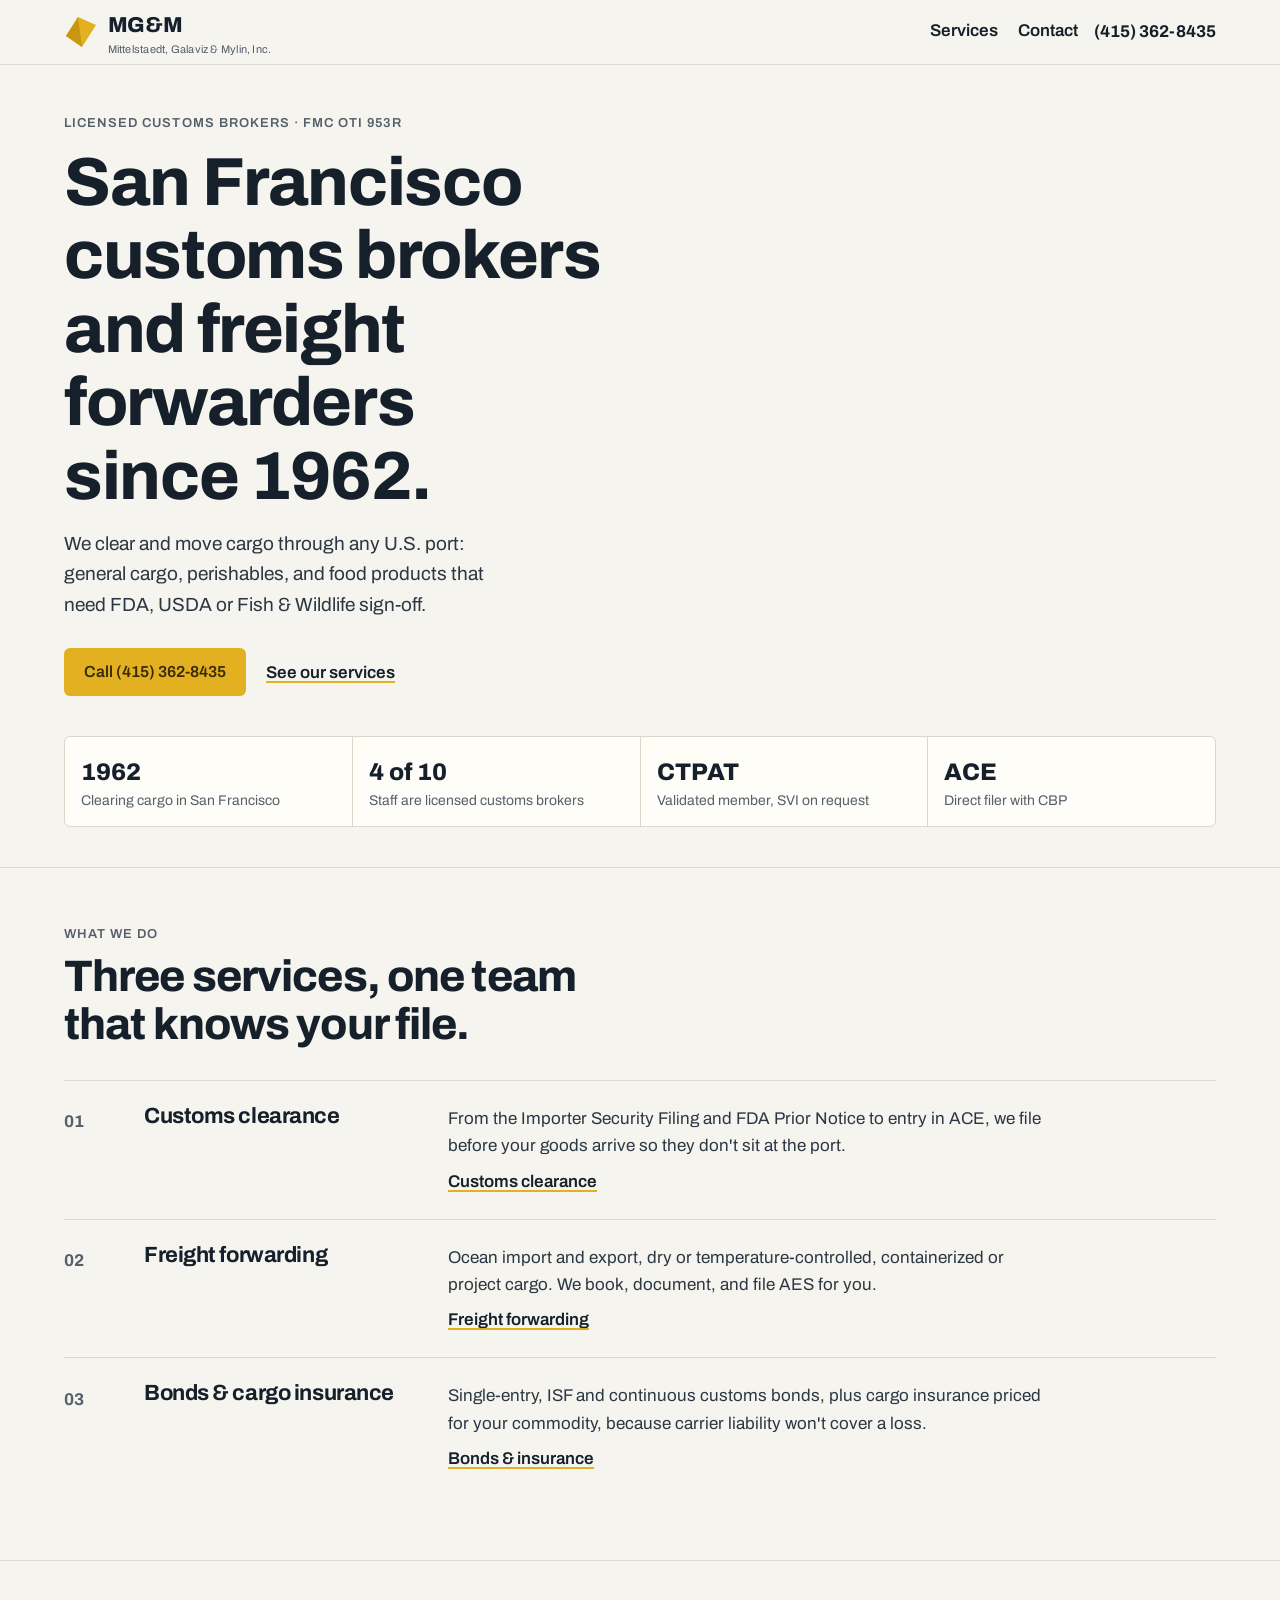
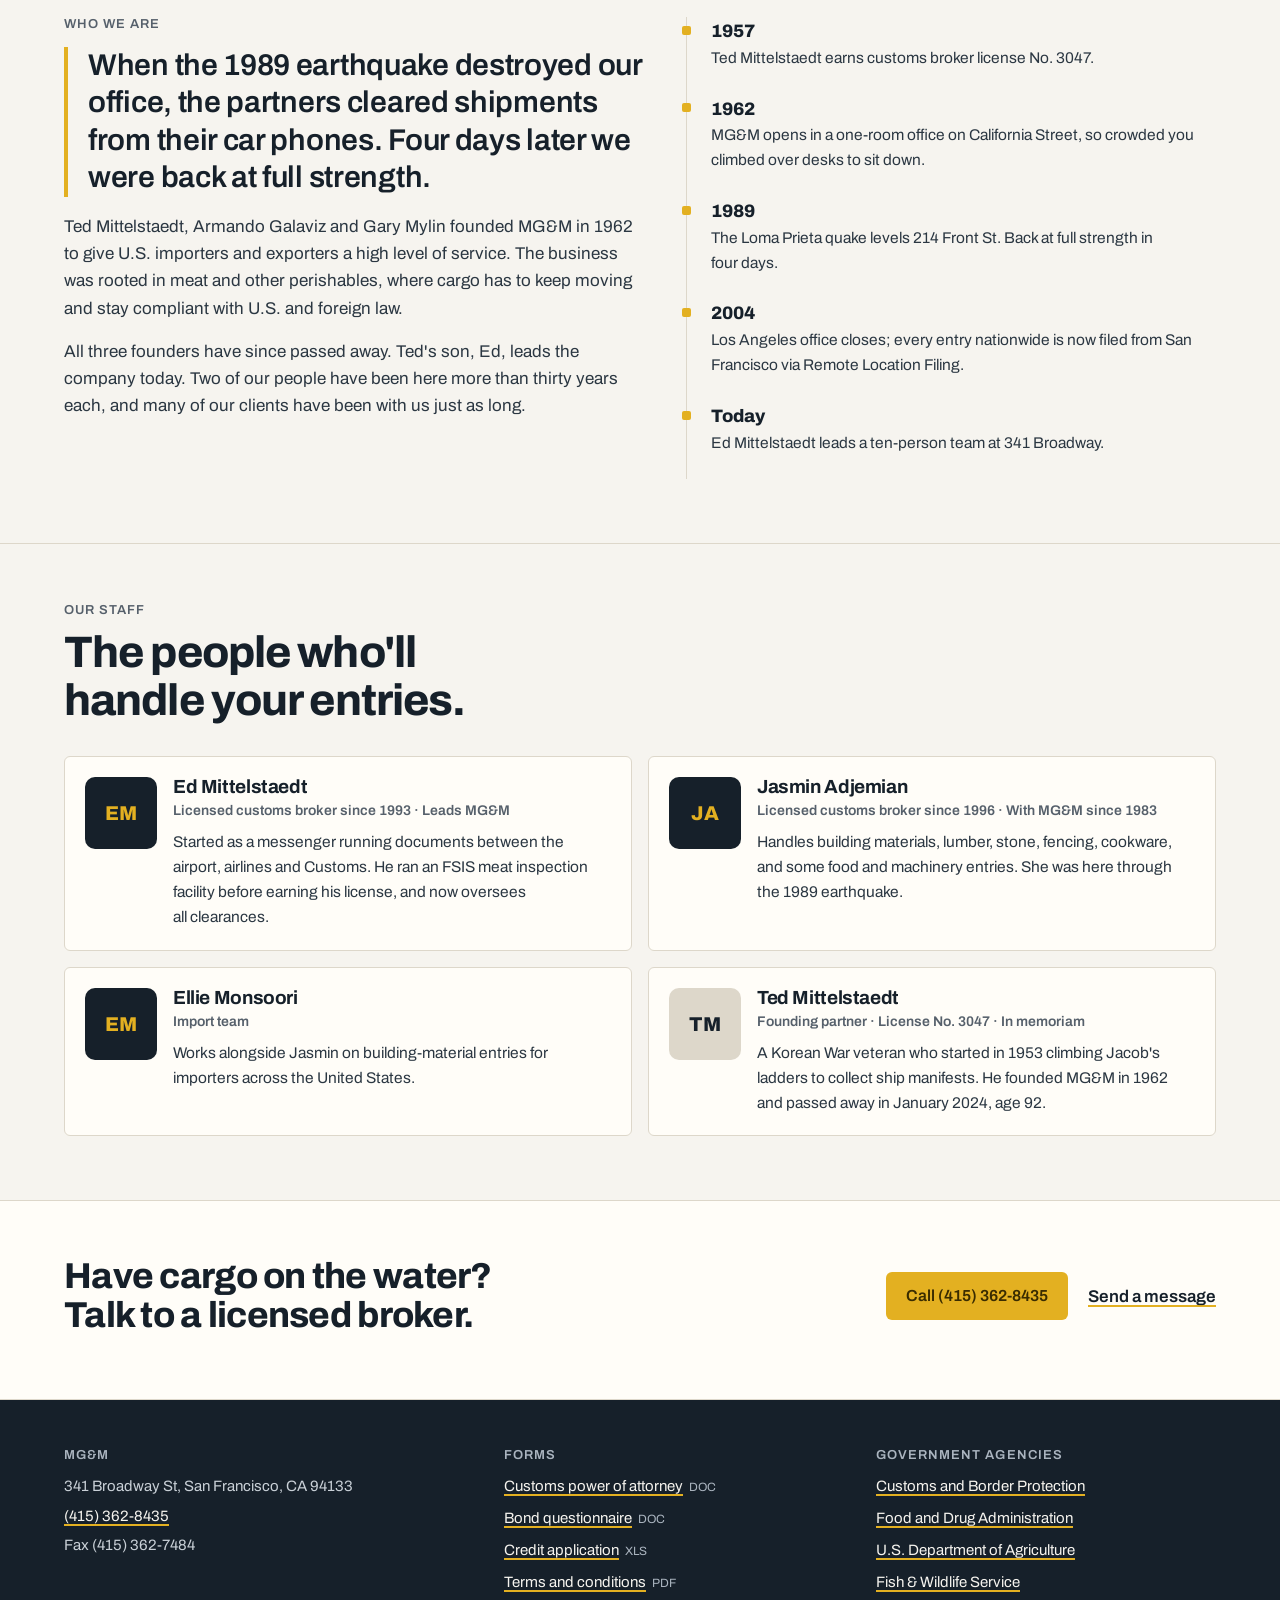
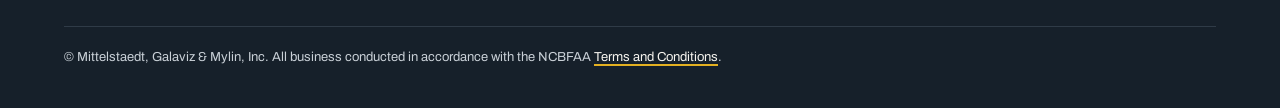
<file: prototype/index.html>
<!doctype html>
<html lang="en">
<head>
<meta charset="utf-8">
<meta name="viewport" content="width=device-width, initial-scale=1">
<title>Customs Broker &amp; Freight Forwarder in San Francisco | MG&amp;M</title>
<meta name="description" content="MG&amp;M has cleared and moved cargo for U.S. importers and exporters since 1962. Customs brokerage and freight forwarding from San Francisco to any U.S. port.">
<meta name="theme-color" content="#16202a">
<link rel="canonical" href="https://mgmcustoms.com/">
<meta property="og:type" content="website">
<meta property="og:title" content="MG&amp;M — San Francisco customs brokers since 1962">
<meta property="og:description" content="Customs clearance, freight forwarding, bonds and cargo insurance.">
<meta property="og:url" content="https://mgmcustoms.com/">
<link rel="preload" href="fonts/archivo-latin.woff2" as="font" type="font/woff2" crossorigin>
<link rel="stylesheet" href="site.css">
<script type="application/ld+json">
{"@context":"https://schema.org","@type":"ProfessionalService","name":"Mittelstaedt, Galaviz & Mylin, Inc.","alternateName":"MG&M","url":"https://mgmcustoms.com/","telephone":"+1-415-362-8435","faxNumber":"+1-415-362-7484","foundingDate":"1962","address":{"@type":"PostalAddress","streetAddress":"341 Broadway St","addressLocality":"San Francisco","addressRegion":"CA","postalCode":"94133","addressCountry":"US"},"areaServed":"US","knowsAbout":["Customs brokerage","Freight forwarding","Customs bonds","Cargo insurance"]}
</script>
</head>
<body>
<a class="skip" href="#main">Skip to content</a>

<header class="top">
  <div class="wrap">
    <a class="brand" href="index.html">
      <!-- ponytail: hand-drawn stand-in for the gold mark; swap in the client's vector logo -->
      <svg width="34" height="34" viewBox="0 0 34 34" aria-hidden="true"><path d="M2 21 14 2l18 8-14 22z" fill="#e3b021"/><path d="M14 2 18 32 2 21z" fill="#c9970f"/></svg>
      <span><b>MG&amp;M</b><small>Mittelstaedt, Galaviz &amp; Mylin, Inc.</small></span>
    </a>
    <nav aria-label="Main">
      <ul>
        <li><a href="services.html">Services</a></li>
        <li><a href="contact.html">Contact</a></li>
      </ul>
    </nav>
    <a class="tel" href="tel:+14153628435">(415) 362-8435</a>
  </div>
</header>

<main id="main">
  <div class="hero">
    <div class="wrap">
      <p class="eyebrow">Licensed customs brokers · FMC OTI 953R</p>
      <h1>San Francisco customs brokers and freight forwarders since 1962.</h1>
      <p class="lead">We clear and move cargo through any U.S. port: general cargo, perishables, and food products that need FDA, USDA or Fish &amp; Wildlife sign-off.</p>
      <div class="cta-row">
        <a class="btn btn-gold" href="tel:+14153628435">Call (415) 362-8435</a>
        <a class="link" href="services.html">See our services</a>
      </div>
      <dl class="proof">
        <div><dt>1962</dt><dd>Clearing cargo in San Francisco</dd></div>
        <div><dt>4 of 10</dt><dd>Staff are licensed customs brokers</dd></div>
        <div><dt>CTPAT</dt><dd>Validated member, SVI on request</dd></div>
        <div><dt>ACE</dt><dd>Direct filer with CBP</dd></div>
      </dl>
    </div>
  </div>

  <section class="ruled" aria-labelledby="svc-h">
    <div class="wrap">
      <div class="sec-head">
        <p class="eyebrow">What we do</p>
        <h2 id="svc-h">Three services, one team that knows your file.</h2>
      </div>
      <ol class="svc">
        <li>
          <h3>Customs clearance</h3>
          <p>From the Importer Security Filing and FDA Prior Notice to entry in ACE, we file before your goods arrive so they don't sit at the port.</p>
          <a href="services.html#customs-clearance">Customs clearance</a>
        </li>
        <li>
          <h3>Freight forwarding</h3>
          <p>Ocean import and export, dry or temperature-controlled, containerized or project cargo. We book, document, and file AES for you.</p>
          <a href="services.html#freight-forwarding">Freight forwarding</a>
        </li>
        <li>
          <h3>Bonds &amp; cargo insurance</h3>
          <p>Single-entry, ISF and continuous customs bonds, plus cargo insurance priced for your commodity, because carrier liability won't cover a loss.</p>
          <a href="services.html#bonds-and-insurance">Bonds &amp; insurance</a>
        </li>
      </ol>
    </div>
  </section>

  <section class="story ruled" id="about" aria-labelledby="story-h">
    <div class="wrap grid">
      <div>
        <h2 class="eyebrow" id="story-h">Who we are</h2>
        <blockquote>When the 1989 earthquake destroyed our office, the partners cleared shipments from their car phones. Four days later we were back at full strength.</blockquote>
        <p>Ted Mittelstaedt, Armando Galaviz and Gary Mylin founded MG&amp;M in 1962 to give U.S. importers and exporters a high level of service. The business was rooted in meat and other perishables, where cargo has to keep moving and stay compliant with U.S. and foreign law.</p>
        <p>All three founders have since passed away. Ted's son, Ed, leads the company today. Two of our people have been here more than thirty years each, and many of our clients have been with us just as long.</p>
      </div>
      <ol class="tl">
        <li><time datetime="1957">1957</time><p>Ted Mittelstaedt earns customs broker license No. 3047.</p></li>
        <li><time datetime="1962">1962</time><p>MG&amp;M opens in a one-room office on California Street, so crowded you climbed over desks to sit down.</p></li>
        <li><time datetime="1989">1989</time><p>The Loma Prieta quake levels 214 Front St. Back at full strength in four days.</p></li>
        <li><time datetime="2004">2004</time><p>Los Angeles office closes; every entry nationwide is now filed from San Francisco via Remote Location Filing.</p></li>
        <li><time>Today</time><p>Ed Mittelstaedt leads a ten-person team at 341 Broadway.</p></li>
      </ol>
    </div>
  </section>

  <section class="ruled" id="team" aria-labelledby="team-h">
    <div class="wrap">
      <div class="sec-head">
        <p class="eyebrow">Our staff</p>
        <h2 id="team-h">The people who'll handle your entries.</h2>
      </div>
      <ul class="team">
        <li>
          <div class="face" aria-hidden="true">EM</div>
          <div>
            <h3>Ed Mittelstaedt</h3>
            <p class="role">Licensed customs broker since 1993 · Leads MG&amp;M</p>
            <p>Started as a messenger running documents between the airport, airlines and Customs. He ran an FSIS meat inspection facility before earning his license, and now oversees all clearances.</p>
          </div>
        </li>
        <li>
          <div class="face" aria-hidden="true">JA</div>
          <div>
            <h3>Jasmin Adjemian</h3>
            <p class="role">Licensed customs broker since 1996 · With MG&amp;M since 1983</p>
            <p>Handles building materials, lumber, stone, fencing, cookware, and some food and machinery entries. She was here through the 1989 earthquake.</p>
          </div>
        </li>
        <li>
          <div class="face" aria-hidden="true">EM</div>
          <div>
            <h3>Ellie Monsoori</h3>
            <p class="role">Import team</p>
            <p>Works alongside Jasmin on building-material entries for importers across the United States.</p>
          </div>
        </li>
        <li class="memoriam">
          <div class="face" aria-hidden="true">TM</div>
          <div>
            <h3>Ted Mittelstaedt</h3>
            <p class="role">Founding partner · License No. 3047 · In memoriam</p>
            <p>A Korean War veteran who started in 1953 climbing Jacob's ladders to collect ship manifests. He founded MG&amp;M in 1962 and passed away in January 2024, age 92.</p>
          </div>
        </li>
      </ul>
    </div>
  </section>

  <section class="band" aria-labelledby="cta-h">
    <div class="wrap">
      <h2 id="cta-h">Have cargo on the water? Talk to a licensed broker.</h2>
      <div class="cta-row">
        <a class="btn btn-gold" href="tel:+14153628435">Call (415) 362-8435</a>
        <a class="link" href="contact.html">Send a message</a>
      </div>
    </div>
  </section>
</main>

<footer>
  <div class="wrap">
    <div class="cols">
      <div>
        <h2>MG&amp;M</h2>
        <address>
          <span>341 Broadway St, San Francisco, CA 94133</span>
          <a href="tel:+14153628435">(415) 362-8435</a>
          <span>Fax (415) 362-7484</span>
        </address>
      </div>
      <div>
        <h2>Forms</h2>
        <ul>
          <li><a href="https://mgmcustoms.com/wp-content/uploads/2014/05/powerofattorney.doc">Customs power of attorney</a><small>DOC</small></li>
          <li><a href="https://mgmcustoms.com/wp-content/uploads/2014/05/bondquest.doc">Bond questionnaire</a><small>DOC</small></li>
          <li><a href="https://mgmcustoms.com/wp-content/uploads/2014/05/MGM-Credit-Application.xls">Credit application</a><small>XLS</small></li>
          <li><a href="https://mgmcustoms.com/wp-content/uploads/2014/05/MGM-Terms-and-Conditions-of-Service.pdf">Terms and conditions</a><small>PDF</small></li>
        </ul>
      </div>
      <div>
        <h2>Government agencies</h2>
        <ul>
          <li><a href="https://www.cbp.gov" rel="noopener">Customs and Border Protection</a></li>
          <li><a href="https://www.fda.gov" rel="noopener">Food and Drug Administration</a></li>
          <li><a href="https://www.usda.gov" rel="noopener">U.S. Department of Agriculture</a></li>
          <li><a href="https://www.fws.gov" rel="noopener">Fish &amp; Wildlife Service</a></li>
        </ul>
      </div>
    </div>
    <p class="legal">© Mittelstaedt, Galaviz &amp; Mylin, Inc. All business conducted in accordance with the NCBFAA <a href="https://mgmcustoms.com/wp-content/uploads/2014/05/MGM-Terms-and-Conditions-of-Service.pdf">Terms and Conditions</a>.</p>
  </div>
</footer>

<div class="callbar" aria-label="Quick contact">
  <a class="btn btn-gold" href="tel:+14153628435">Call</a>
  <a class="btn btn-ghost" href="contact.html">Message</a>
</div>
</body>
</html>
</file>
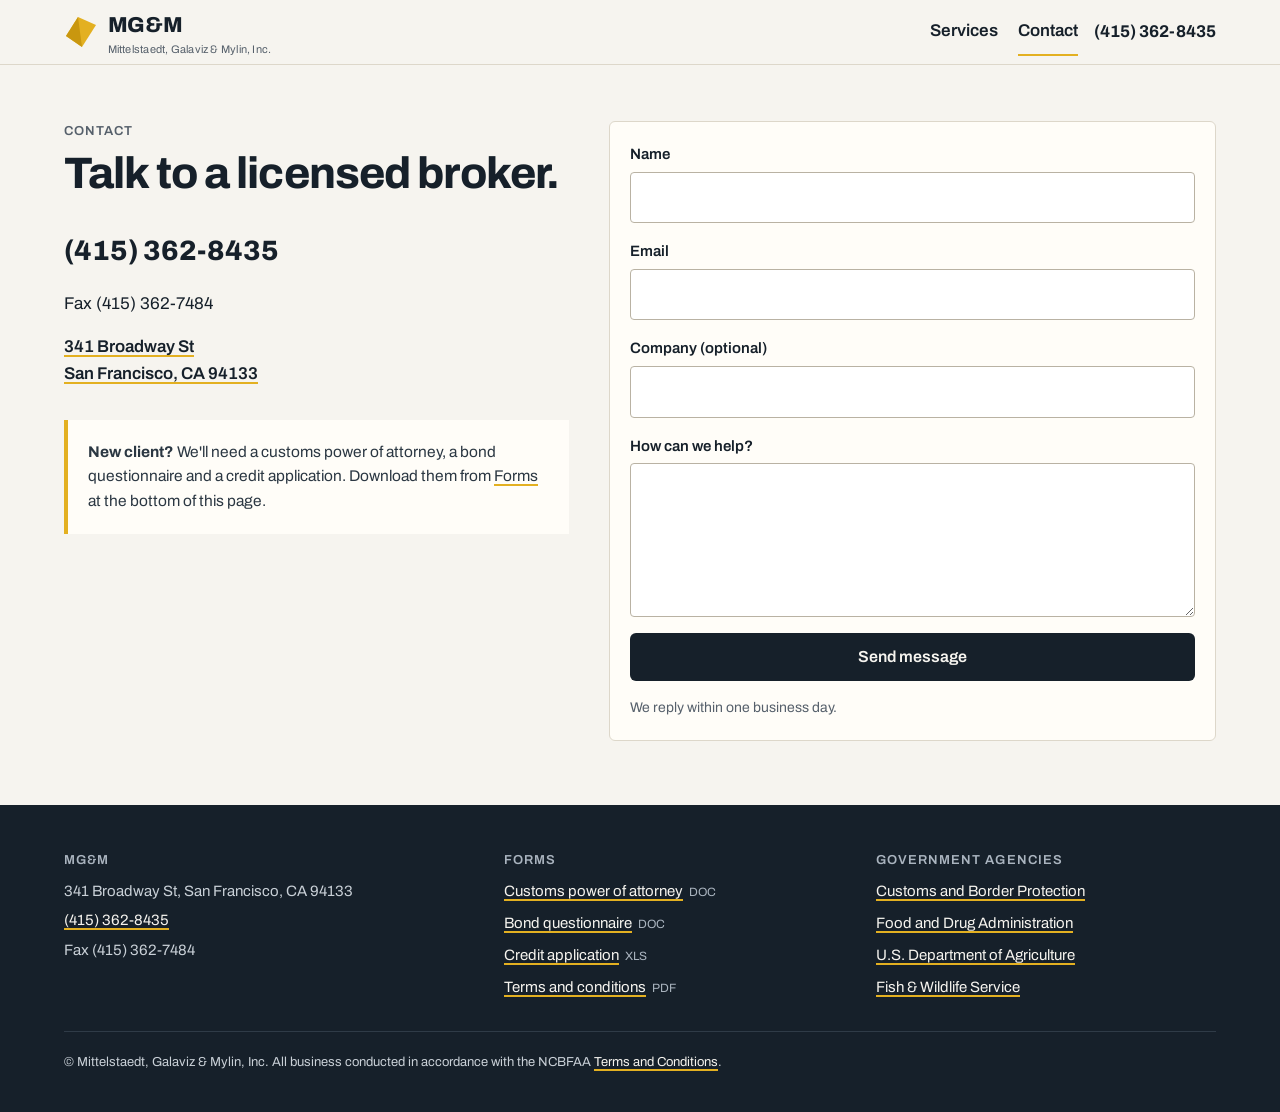
<file: prototype/contact.html>
<!doctype html>
<html lang="en">
<head>
<meta charset="utf-8">
<meta name="viewport" content="width=device-width, initial-scale=1">
<title>Contact MG&amp;M | Customs Broker in San Francisco</title>
<meta name="description" content="Call (415) 362-8435 or send a message to MG&amp;M, licensed customs brokers and freight forwarders at 341 Broadway St, San Francisco.">
<meta name="theme-color" content="#16202a">
<link rel="canonical" href="https://mgmcustoms.com/contact">
<meta property="og:type" content="website">
<meta property="og:title" content="Contact MG&amp;M">
<meta property="og:url" content="https://mgmcustoms.com/contact">
<link rel="preload" href="fonts/archivo-latin.woff2" as="font" type="font/woff2" crossorigin>
<link rel="stylesheet" href="site.css">
</head>
<body>
<a class="skip" href="#main">Skip to content</a>

<header class="top">
  <div class="wrap">
    <a class="brand" href="index.html">
      <svg width="34" height="34" viewBox="0 0 34 34" aria-hidden="true"><path d="M2 21 14 2l18 8-14 22z" fill="#e3b021"/><path d="M14 2 18 32 2 21z" fill="#c9970f"/></svg>
      <span><b>MG&amp;M</b><small>Mittelstaedt, Galaviz &amp; Mylin, Inc.</small></span>
    </a>
    <nav aria-label="Main">
      <ul>
        <li><a href="services.html">Services</a></li>
        <li><a href="contact.html" aria-current="page">Contact</a></li>
      </ul>
    </nav>
    <a class="tel" href="tel:+14153628435">(415) 362-8435</a>
  </div>
</header>

<main id="main">
  <section class="contact" aria-labelledby="contact-h">
    <div class="wrap grid">
      <div>
        <div class="sec-head">
          <p class="eyebrow">Contact</p>
          <h1 id="contact-h">Talk to a licensed broker.</h1>
        </div>
        <address class="addr">
          <a class="big" href="tel:+14153628435">(415) 362-8435</a>
          <span>Fax (415) 362-7484</span>
          <a href="https://maps.google.com/?q=341+Broadway+St,+San+Francisco,+CA+94133" rel="noopener">341 Broadway St<br>San Francisco, CA 94133</a>
        </address>
        <p class="aside"><strong>New client?</strong> We'll need a customs power of attorney, a bond questionnaire and a credit application. Download them from <a href="#forms">Forms</a> at the bottom of this page.</p>
      </div>
      <!-- ponytail: posts nowhere in the prototype; production target is in PLAN.md -->
      <form id="message" data-stub novalidate>
        <label>Name<input name="name" autocomplete="name" required></label>
        <label>Email<input name="email" type="email" autocomplete="email" inputmode="email" required></label>
        <label>Company (optional)<input name="company" autocomplete="organization"></label>
        <label>How can we help?<textarea name="message" rows="5" required></textarea></label>
        <input class="hp" name="website" tabindex="-1" autocomplete="off" aria-hidden="true">
        <button class="btn btn-ink" type="submit">Send message</button>
        <p class="form-note" role="status">We reply within one business day.</p>
      </form>
    </div>
  </section>
</main>

<footer>
  <div class="wrap">
    <div class="cols">
      <div>
        <h2>MG&amp;M</h2>
        <address>
          <span>341 Broadway St, San Francisco, CA 94133</span>
          <a href="tel:+14153628435">(415) 362-8435</a>
          <span>Fax (415) 362-7484</span>
        </address>
      </div>
      <div id="forms">
        <h2>Forms</h2>
        <ul>
          <li><a href="https://mgmcustoms.com/wp-content/uploads/2014/05/powerofattorney.doc">Customs power of attorney</a><small>DOC</small></li>
          <li><a href="https://mgmcustoms.com/wp-content/uploads/2014/05/bondquest.doc">Bond questionnaire</a><small>DOC</small></li>
          <li><a href="https://mgmcustoms.com/wp-content/uploads/2014/05/MGM-Credit-Application.xls">Credit application</a><small>XLS</small></li>
          <li><a href="https://mgmcustoms.com/wp-content/uploads/2014/05/MGM-Terms-and-Conditions-of-Service.pdf">Terms and conditions</a><small>PDF</small></li>
        </ul>
      </div>
      <div>
        <h2>Government agencies</h2>
        <ul>
          <li><a href="https://www.cbp.gov" rel="noopener">Customs and Border Protection</a></li>
          <li><a href="https://www.fda.gov" rel="noopener">Food and Drug Administration</a></li>
          <li><a href="https://www.usda.gov" rel="noopener">U.S. Department of Agriculture</a></li>
          <li><a href="https://www.fws.gov" rel="noopener">Fish &amp; Wildlife Service</a></li>
        </ul>
      </div>
    </div>
    <p class="legal">© Mittelstaedt, Galaviz &amp; Mylin, Inc. All business conducted in accordance with the NCBFAA <a href="https://mgmcustoms.com/wp-content/uploads/2014/05/MGM-Terms-and-Conditions-of-Service.pdf">Terms and Conditions</a>.</p>
  </div>
</footer>

<div class="callbar" aria-label="Quick contact">
  <a class="btn btn-gold" href="tel:+14153628435">Call</a>
  <a class="btn btn-ghost" href="#message">Message</a>
</div>

<script>
// ponytail: prototype-only stub; production swaps in a real POST
for (const f of document.querySelectorAll('form[data-stub]')) f.addEventListener('submit', e => {
  e.preventDefault();
  const s = f.querySelector('[role=status]'), ok = f.checkValidity();
  s.textContent = ok ? 'Prototype: this form is not connected yet.' : 'Please fill in your name, a valid email, and a message.';
  if (!ok) f.querySelector(':invalid').focus();
});
</script>
</body>
</html>
</file>
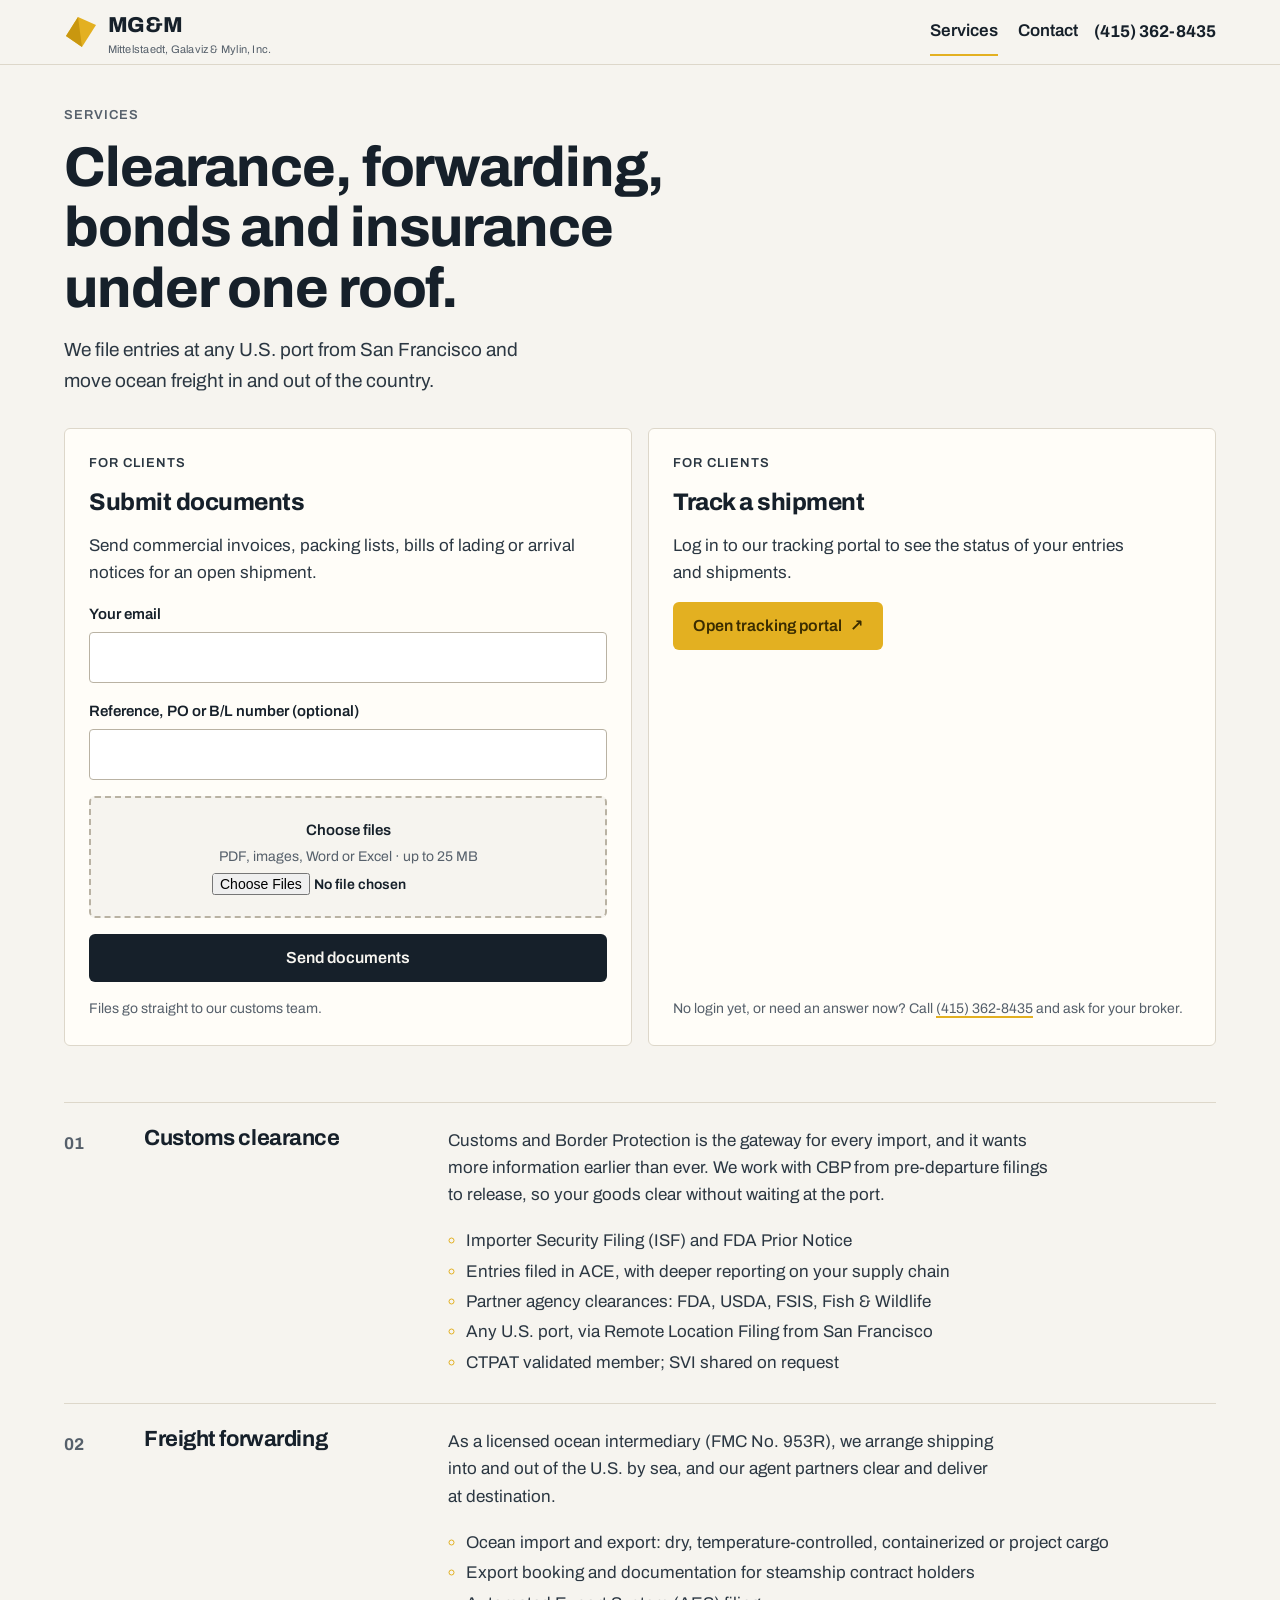
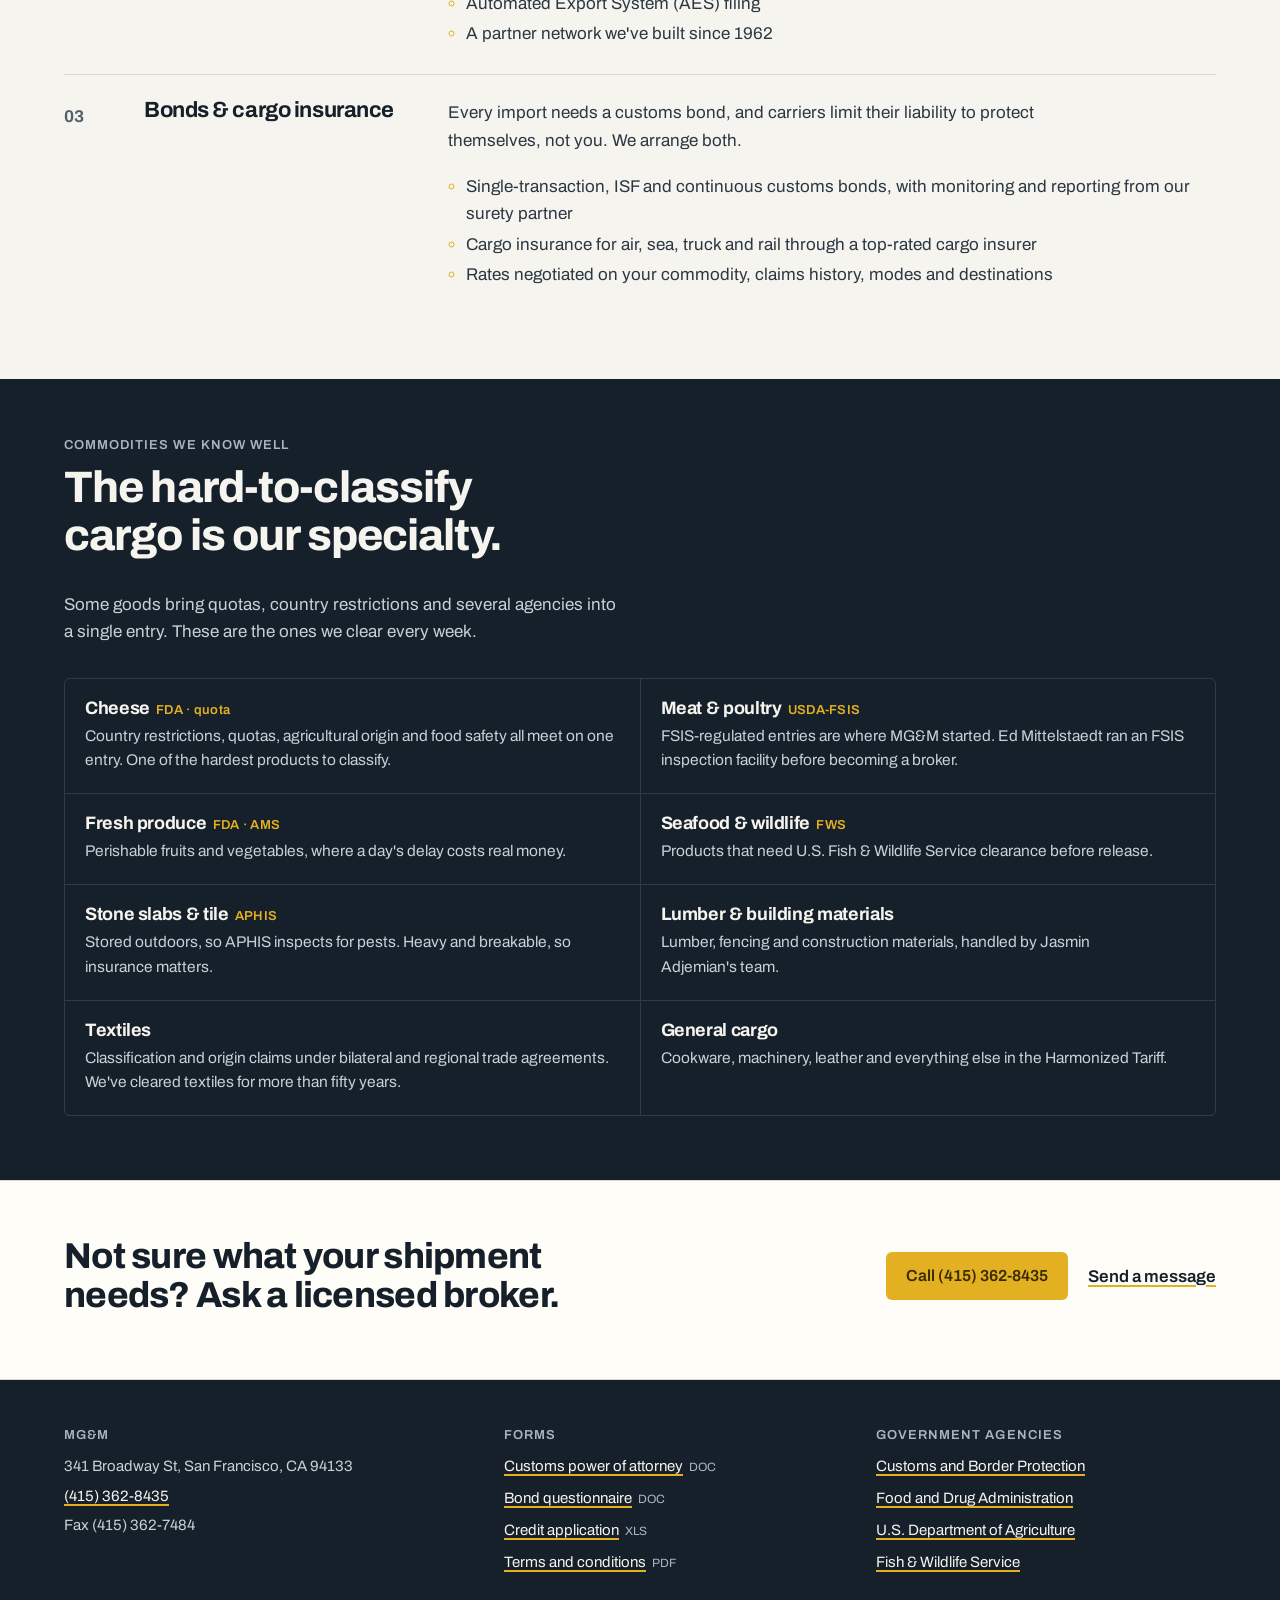
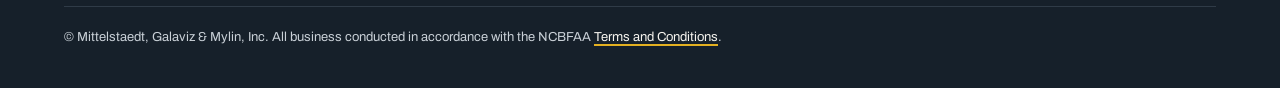
<file: prototype/services.html>
<!doctype html>
<html lang="en">
<head>
<meta charset="utf-8">
<meta name="viewport" content="width=device-width, initial-scale=1">
<title>Customs Clearance, Freight Forwarding &amp; Cargo Insurance | MG&amp;M</title>
<meta name="description" content="Customs clearance at every U.S. port, ocean freight forwarding (FMC 953R), customs bonds and cargo insurance. Specialists in cheese, meat, seafood, produce, stone, lumber and textiles.">
<meta name="theme-color" content="#16202a">
<link rel="canonical" href="https://mgmcustoms.com/services">
<meta property="og:type" content="website">
<meta property="og:title" content="Services | MG&amp;M Customs Brokers">
<meta property="og:url" content="https://mgmcustoms.com/services">
<link rel="preload" href="fonts/archivo-latin.woff2" as="font" type="font/woff2" crossorigin>
<link rel="stylesheet" href="site.css">
</head>
<body>
<a class="skip" href="#main">Skip to content</a>

<header class="top">
  <div class="wrap">
    <a class="brand" href="index.html">
      <svg width="34" height="34" viewBox="0 0 34 34" aria-hidden="true"><path d="M2 21 14 2l18 8-14 22z" fill="#e3b021"/><path d="M14 2 18 32 2 21z" fill="#c9970f"/></svg>
      <span><b>MG&amp;M</b><small>Mittelstaedt, Galaviz &amp; Mylin, Inc.</small></span>
    </a>
    <nav aria-label="Main">
      <ul>
        <li><a href="services.html" aria-current="page">Services</a></li>
        <li><a href="contact.html">Contact</a></li>
      </ul>
    </nav>
    <a class="tel" href="tel:+14153628435">(415) 362-8435</a>
  </div>
</header>

<main id="main">
  <div class="page-head">
    <div class="wrap">
      <p class="eyebrow">Services</p>
      <h1>Clearance, forwarding, bonds and insurance under one roof.</h1>
      <p class="lead">We file entries at any U.S. port from San Francisco and move ocean freight in and out of the country.</p>
    </div>
  </div>

  <div class="wrap widgets" id="clients">
    <section class="widget" aria-labelledby="docs-h">
      <p class="eyebrow">For clients</p>
      <h2 id="docs-h">Submit documents</h2>
      <p>Send commercial invoices, packing lists, bills of lading or arrival notices for an open shipment.</p>
      <!-- ponytail: no upload destination yet (old link was YouSendIt, now dead). See PLAN.md open question 2 -->
      <form data-stub novalidate>
        <label>Your email<input name="email" type="email" autocomplete="email" inputmode="email" required></label>
        <label>Reference, PO or B/L number (optional)<input name="ref"></label>
        <label class="drop">Choose files
          <span>PDF, images, Word or Excel · up to 25 MB</span>
          <input name="files" type="file" multiple required accept=".pdf,.jpg,.jpeg,.png,.tif,.tiff,.doc,.docx,.xls,.xlsx">
        </label>
        <input class="hp" name="website" tabindex="-1" autocomplete="off" aria-hidden="true">
        <button class="btn btn-ink" type="submit">Send documents</button>
        <p class="form-note" role="status">Files go straight to our customs team.</p>
      </form>
    </section>

    <section class="widget" aria-labelledby="track-h">
      <p class="eyebrow">For clients</p>
      <h2 id="track-h">Track a shipment</h2>
      <p>Log in to our tracking portal to see the status of your entries and shipments.</p>
      <a class="btn btn-gold" href="https://www.gtrac.com/net/home/GtLogin.aspx?a=3222" rel="noopener" target="_blank">Open tracking portal<span aria-hidden="true">↗</span><span class="sr">(opens in a new tab)</span></a>
      <p class="foot">No login yet, or need an answer now? Call <a href="tel:+14153628435">(415) 362-8435</a> and ask for your broker.</p>
    </section>
  </div>

  <section aria-label="Services">
    <div class="wrap">
      <ol class="svc">
        <li id="customs-clearance">
          <h2>Customs clearance</h2>
          <p>Customs and Border Protection is the gateway for every import, and it wants more information earlier than ever. We work with CBP from pre-departure filings to release, so your goods clear without waiting at the port.</p>
          <ul>
            <li>Importer Security Filing (ISF) and FDA Prior Notice</li>
            <li>Entries filed in ACE, with deeper reporting on your supply chain</li>
            <li>Partner agency clearances: FDA, USDA, FSIS, Fish &amp; Wildlife</li>
            <li>Any U.S. port, via Remote Location Filing from San Francisco</li>
            <li>CTPAT validated member; SVI shared on request</li>
          </ul>
        </li>
        <li id="freight-forwarding">
          <h2>Freight forwarding</h2>
          <p>As a licensed ocean intermediary (FMC No. 953R), we arrange shipping into and out of the U.S. by sea, and our agent partners clear and deliver at destination.</p>
          <ul>
            <li>Ocean import and export: dry, temperature-controlled, containerized or project cargo</li>
            <li>Export booking and documentation for steamship contract holders</li>
            <li>Automated Export System (AES) filing</li>
            <li>A partner network we've built since 1962</li>
          </ul>
        </li>
        <li id="bonds-and-insurance">
          <h2>Bonds &amp; cargo insurance</h2>
          <p>Every import needs a customs bond, and carriers limit their liability to protect themselves, not you. We arrange both.</p>
          <ul>
            <li>Single-transaction, ISF and continuous customs bonds, with monitoring and reporting from our surety partner</li>
            <li>Cargo insurance for air, sea, truck and rail through a top-rated cargo insurer</li>
            <li>Rates negotiated on your commodity, claims history, modes and destinations</li>
          </ul>
        </li>
      </ol>
    </div>
  </section>

  <section class="dark" id="commodities" aria-labelledby="com-h">
    <div class="wrap">
      <div class="sec-head">
        <p class="eyebrow">Commodities we know well</p>
        <h2 id="com-h">The hard-to-classify cargo is our specialty.</h2>
      </div>
      <p class="note">Some goods bring quotas, country restrictions and several agencies into a single entry. These are the ones we clear every week.</p>
      <!-- ponytail: blurbs condensed from the old /commodities/* pages; full copy comes over in migration -->
      <div class="commod">
        <div id="cheese"><h3>Cheese<span>FDA · quota</span></h3><p>Country restrictions, quotas, agricultural origin and food safety all meet on one entry. One of the hardest products to classify.</p></div>
        <div id="usda-food-safety-inspection-service"><h3>Meat &amp; poultry<span>USDA-FSIS</span></h3><p>FSIS-regulated entries are where MG&amp;M started. Ed Mittelstaedt ran an FSIS inspection facility before becoming a broker.</p></div>
        <div id="fda-ams-perishable-fruits-and-vegetables"><h3>Fresh produce<span>FDA · AMS</span></h3><p>Perishable fruits and vegetables, where a day's delay costs real money.</p></div>
        <div id="fish-and-wildlife"><h3>Seafood &amp; wildlife<span>FWS</span></h3><p>Products that need U.S. Fish &amp; Wildlife Service clearance before release.</p></div>
        <div id="stone-slabs-and-tiles"><h3>Stone slabs &amp; tile<span>APHIS</span></h3><p>Stored outdoors, so APHIS inspects for pests. Heavy and breakable, so insurance matters.</p></div>
        <div id="lumber"><h3>Lumber &amp; building materials</h3><p>Lumber, fencing and construction materials, handled by Jasmin Adjemian's team.</p></div>
        <div id="textiles"><h3>Textiles</h3><p>Classification and origin claims under bilateral and regional trade agreements. We've cleared textiles for more than fifty years.</p></div>
        <div id="general-cargo"><h3>General cargo</h3><p>Cookware, machinery, leather and everything else in the Harmonized Tariff.</p></div>
      </div>
    </div>
  </section>

  <section class="band" aria-labelledby="cta-h">
    <div class="wrap">
      <h2 id="cta-h">Not sure what your shipment needs? Ask a licensed broker.</h2>
      <div class="cta-row">
        <a class="btn btn-gold" href="tel:+14153628435">Call (415) 362-8435</a>
        <a class="link" href="contact.html">Send a message</a>
      </div>
    </div>
  </section>
</main>

<footer>
  <div class="wrap">
    <div class="cols">
      <div>
        <h2>MG&amp;M</h2>
        <address>
          <span>341 Broadway St, San Francisco, CA 94133</span>
          <a href="tel:+14153628435">(415) 362-8435</a>
          <span>Fax (415) 362-7484</span>
        </address>
      </div>
      <div>
        <h2>Forms</h2>
        <ul>
          <li><a href="https://mgmcustoms.com/wp-content/uploads/2014/05/powerofattorney.doc">Customs power of attorney</a><small>DOC</small></li>
          <li><a href="https://mgmcustoms.com/wp-content/uploads/2014/05/bondquest.doc">Bond questionnaire</a><small>DOC</small></li>
          <li><a href="https://mgmcustoms.com/wp-content/uploads/2014/05/MGM-Credit-Application.xls">Credit application</a><small>XLS</small></li>
          <li><a href="https://mgmcustoms.com/wp-content/uploads/2014/05/MGM-Terms-and-Conditions-of-Service.pdf">Terms and conditions</a><small>PDF</small></li>
        </ul>
      </div>
      <div>
        <h2>Government agencies</h2>
        <ul>
          <li><a href="https://www.cbp.gov" rel="noopener">Customs and Border Protection</a></li>
          <li><a href="https://www.fda.gov" rel="noopener">Food and Drug Administration</a></li>
          <li><a href="https://www.usda.gov" rel="noopener">U.S. Department of Agriculture</a></li>
          <li><a href="https://www.fws.gov" rel="noopener">Fish &amp; Wildlife Service</a></li>
        </ul>
      </div>
    </div>
    <p class="legal">© Mittelstaedt, Galaviz &amp; Mylin, Inc. All business conducted in accordance with the NCBFAA <a href="https://mgmcustoms.com/wp-content/uploads/2014/05/MGM-Terms-and-Conditions-of-Service.pdf">Terms and Conditions</a>.</p>
  </div>
</footer>

<div class="callbar" aria-label="Quick contact">
  <a class="btn btn-gold" href="tel:+14153628435">Call</a>
  <a class="btn btn-ghost" href="contact.html">Message</a>
</div>

<script>
// ponytail: prototype-only stub; production swaps in a real POST
for (const f of document.querySelectorAll('form[data-stub]')) f.addEventListener('submit', e => {
  e.preventDefault();
  const s = f.querySelector('[role=status]'), ok = f.checkValidity();
  s.textContent = ok ? 'Prototype: this form is not connected yet.' : 'Please fill in the required fields.';
  if (!ok) f.querySelector(':invalid').focus();
});
</script>
</body>
</html>
</file>
<file: prototype/site.css>
@font-face{font-family:"Archivo";src:url(fonts/archivo-latin.woff2) format("woff2");font-weight:400 800;font-display:optional}
:root{
  --ink:#16202a; --ink-2:#2b3742; --paper:#f6f4ef; --card:#fffdf8; --muted:#56606b;
  --line:#ddd7ca; --gold:#e3b021; --gold-ink:#3a2c00;
  --font:"Archivo",system-ui,-apple-system,"Segoe UI",Roboto,sans-serif;
  --wrap:min(72rem,100% - 2rem);
  --r:6px;
}
*,*::before,*::after{box-sizing:border-box}
html{-webkit-text-size-adjust:100%;scroll-behavior:smooth;scroll-padding-top:5rem}
@media (prefers-reduced-motion:reduce){html{scroll-behavior:auto}*{transition:none!important}}
body{margin:0;background:var(--paper);color:var(--ink);font:400 1.0625rem/1.6 var(--font);text-rendering:optimizeLegibility}
img,svg{display:block;max-width:100%}
a{color:inherit;text-decoration-color:var(--gold);text-decoration-thickness:2px;text-underline-offset:3px}
a:hover{text-decoration-color:currentColor}
:focus-visible{outline:3px solid var(--gold);outline-offset:3px;border-radius:2px}
h1,h2,h3{line-height:1.08;letter-spacing:-.02em;text-wrap:balance;margin:0}
p{text-wrap:pretty;margin:0}
.wrap{width:var(--wrap);margin-inline:auto}
.eyebrow{font-size:.8125rem;font-weight:600;letter-spacing:.08em;text-transform:uppercase;color:var(--muted)}
.skip{position:absolute;left:-999px;top:0;background:var(--gold);color:var(--gold-ink);padding:.6rem 1rem;z-index:30}
.skip:focus{left:1rem}

/* header: three pages, so the nav fits inline at phone width and needs no menu */
.top{position:sticky;top:0;z-index:20;background:var(--paper);border-bottom:1px solid var(--line)}
.top .wrap{display:flex;align-items:center;gap:1rem;min-height:4rem}
.brand{display:flex;align-items:center;gap:.6rem;text-decoration:none;margin-right:auto}
.brand b{font-size:1.35rem;font-weight:800;letter-spacing:-.01em}
.brand small{display:block;font-size:.6875rem;color:var(--muted);letter-spacing:.02em;line-height:1.2}
@media (max-width:29.99rem){.brand small{display:none}}
.top ul{display:flex;gap:1.25rem;list-style:none;margin:0;padding:0}
.top nav a{display:block;padding:.6rem 0;font-weight:600;text-decoration:none;border-bottom:2px solid transparent}
.top nav a:hover,.top nav a[aria-current]{border-bottom-color:var(--gold)}
.top .tel{display:none;font-weight:700;text-decoration:none}
@media (min-width:48rem){.top .tel{display:block}}

.btn{display:inline-flex;align-items:center;justify-content:center;gap:.5rem;min-height:3rem;padding:0 1.25rem;border-radius:var(--r);border:0;font:600 1rem/1 var(--font);text-decoration:none;cursor:pointer;transition:background .2s,transform .1s}
.btn:active{transform:translateY(1px)}
.btn-gold{background:var(--gold);color:var(--gold-ink)}
.btn-gold:hover{background:#d4a316}
.btn-ink{background:var(--ink);color:var(--paper)}
.btn-ink:hover{background:var(--ink-2)}

/* hero + page headers */
.hero{padding:3rem 0 2.5rem}
.hero h1{font-size:clamp(2.25rem,8vw,4.25rem);font-weight:750;max-width:16ch;margin:.75rem 0 1rem}
.page-head{padding:2.5rem 0 2rem}
.page-head h1{font-size:clamp(2rem,7vw,3.5rem);font-weight:750;max-width:18ch;margin:.75rem 0 1rem}
.lead{font-size:1.1875rem;color:var(--ink-2);max-width:42ch}
.cta-row{display:flex;flex-wrap:wrap;gap:.75rem 1.25rem;align-items:center;margin-top:1.75rem}
.cta-row .link{font-weight:600}
.proof{display:grid;grid-template-columns:repeat(2,1fr);gap:1px;background:var(--line);border:1px solid var(--line);border-radius:var(--r);overflow:hidden;margin:2.5rem 0 0}
.proof div{background:var(--card);padding:1rem}
.proof dt{font-size:1.5rem;font-weight:800;font-variant-numeric:tabular-nums}
.proof dd{margin:0;font-size:.875rem;color:var(--muted);line-height:1.35}
@media (min-width:48rem){.proof{grid-template-columns:repeat(4,1fr)}}

/* sections */
section{padding:3.5rem 0 4rem}
.ruled{border-top:1px solid var(--line)}
.sec-head{display:grid;gap:.5rem;margin-bottom:2rem}
.sec-head :is(h1,h2){font-size:clamp(1.75rem,5vw,2.75rem);font-weight:750;max-width:20ch}
.svc{list-style:none;margin:0;padding:0;counter-reset:s}
.svc > li{counter-increment:s;display:grid;grid-template-columns:2.5rem 1fr;gap:.25rem 1rem;padding:1.5rem 0;border-top:1px solid var(--line)}
.svc > li::before{content:"0" counter(s);font-weight:700;color:var(--muted);padding-top:.2rem}
.svc h2,.svc h3{font-size:1.375rem;font-weight:700}
.svc > li > :not(h2,h3){grid-column:2}
.svc p{color:var(--ink-2);max-width:60ch}
.svc > li > a{font-weight:600;justify-self:start;margin-top:.25rem}
.svc ul{margin:.75rem 0 0;padding-left:1.1rem;color:var(--ink-2)}
.svc ul li{margin:.2rem 0}
.svc ul li::marker{color:var(--gold)}
@media (min-width:48rem){.svc > li{grid-template-columns:4rem 18rem 1fr}.svc > li > :not(h2,h3){grid-column:3}}

.dark{background:var(--ink);color:var(--paper)}
.dark .eyebrow{color:#aab4bf}
.dark .note{color:#c9d0d7;max-width:56ch}
.commod{display:grid;gap:1px;background:#2f3b47;border:1px solid #2f3b47;border-radius:var(--r);overflow:hidden;margin-top:2rem}
@media (min-width:48rem){.commod{grid-template-columns:1fr 1fr}}
.commod div{background:var(--ink);padding:1.25rem}
.commod h3{font-size:1.125rem;font-weight:700}
.commod h3 span{color:var(--gold);font-size:.8125rem;font-weight:600;margin-left:.4rem;letter-spacing:.02em}
.commod p{color:#c9d0d7;font-size:.9688rem;margin-top:.35rem}

.story .grid{display:grid;gap:2.5rem}
@media (min-width:52rem){.story .grid{grid-template-columns:1.1fr 1fr;align-items:start}}
.story blockquote{margin:0;font-size:clamp(1.375rem,4vw,1.875rem);font-weight:600;line-height:1.25;letter-spacing:-.01em;border-left:4px solid var(--gold);padding-left:1.25rem}
.story .grid > div p{color:var(--ink-2);margin-top:1rem;max-width:60ch}
.tl{list-style:none;margin:0;padding:0;border-left:1px solid var(--line)}
.tl li{position:relative;padding:0 0 1.5rem 1.5rem}
.tl li::before{content:"";position:absolute;left:-5px;top:.55rem;width:9px;height:9px;background:var(--gold);border-radius:2px}
.tl time{font-weight:800;font-size:1.125rem;font-variant-numeric:tabular-nums}
.tl p{color:var(--ink-2);font-size:.9688rem}

/* staff */
.team{display:grid;gap:1rem;list-style:none;margin:0;padding:0}
@media (min-width:48rem){.team{grid-template-columns:1fr 1fr}}
.team li{display:grid;grid-template-columns:4.5rem 1fr;gap:1rem;padding:1.25rem;background:var(--card);border:1px solid var(--line);border-radius:var(--r)}
/* ponytail: initials stand in for the staff photos until migration (AVIF, 144px, lazy) */
.team .face{width:4.5rem;height:4.5rem;border-radius:10px;background:var(--ink);color:var(--gold);display:grid;place-items:center;font-weight:800;font-size:1.25rem}
.team h3{font-size:1.1875rem;font-weight:700}
.team .role{font-size:.875rem;color:var(--muted);font-weight:600;margin-top:.15rem}
.team p:last-child{color:var(--ink-2);font-size:.9688rem;margin-top:.5rem}
.team .memoriam .face{background:var(--line);color:var(--ink)}

.band{background:var(--card);border-block:1px solid var(--line)}
.band .wrap{display:grid;gap:1.25rem}
@media (min-width:48rem){.band .wrap{grid-template-columns:1fr auto;align-items:center}}
.band h2{font-size:clamp(1.5rem,4vw,2.25rem);font-weight:750}
.band .cta-row{margin:0}
.story h2.eyebrow{letter-spacing:.08em;margin-bottom:1rem}

/* client widgets: half the page each from tablet up */
.widgets{display:grid;gap:1rem}
@media (min-width:48rem){.widgets{grid-template-columns:1fr 1fr}}
.widget{display:flex;flex-direction:column;gap:1rem;padding:1.5rem;background:var(--card);border:1px solid var(--line);border-radius:var(--r)}
.widget h2{font-size:1.5rem;font-weight:750}
.widget > p{color:var(--ink-2)}
.widget form{padding:0;border:0;background:none}
.widget .btn{align-self:start}
.widget .foot{margin-top:auto;font-size:.875rem;color:var(--muted)}
.drop{display:grid;place-items:center;gap:.25rem;padding:1.25rem;border:2px dashed #b9b2a3;border-radius:var(--r);background:var(--paper);text-align:center;font-weight:600;cursor:pointer}
.drop span{font-weight:400;font-size:.875rem;color:var(--muted)}
.drop:focus-within{border-color:var(--ink)}
.drop input{border:0;padding:0;background:none;font-size:.875rem;width:auto;max-width:100%}

/* contact */
.contact .grid{display:grid;gap:2.5rem}
@media (min-width:52rem){.contact .grid{grid-template-columns:1fr 1.2fr}}
.addr{font-style:normal;display:grid;gap:1rem}
.addr a{font-weight:600}
.addr .big{font-size:1.75rem;font-weight:800;text-decoration:none}
.aside{margin-top:2rem;padding:1.25rem;border-left:4px solid var(--gold);background:var(--card);color:var(--ink-2);font-size:.9688rem}
form{display:grid;gap:1rem;background:var(--card);padding:1.25rem;border:1px solid var(--line);border-radius:var(--r)}
label{display:grid;gap:.35rem;font-weight:600;font-size:.9375rem}
input,textarea{font:inherit;font-size:1rem;padding:.75rem;border:1px solid #b9b2a3;border-radius:4px;background:#fff;color:var(--ink);width:100%}
input:focus,textarea:focus{outline:3px solid var(--gold);outline-offset:0;border-color:var(--ink)}
input:user-invalid,textarea:user-invalid{border-color:#b3261e}
.hp,.sr{position:absolute;left:-9999px}
.form-note{font-size:.875rem;color:var(--muted)}

/* footer: resources live here on every page */
footer{background:var(--ink);color:#c9d0d7;padding:3rem 0 6.5rem;font-size:.9375rem}
footer .cols{display:grid;gap:2rem}
@media (min-width:48rem){footer .cols{grid-template-columns:1.2fr 1fr 1fr}footer{padding-bottom:2.5rem}}
footer h2{font-size:.8125rem;font-weight:600;letter-spacing:.08em;text-transform:uppercase;color:#aab4bf;margin-bottom:.75rem}
footer ul{list-style:none;margin:0;padding:0;display:grid;gap:.5rem}
footer a{color:var(--paper)}
footer small{color:#aab4bf;font-size:.75rem;margin-left:.35rem}
footer address{font-style:normal;display:grid;gap:.35rem}
footer .legal{border-top:1px solid #2f3b47;margin-top:2rem;padding-top:1.25rem;font-size:.8125rem}

/* sticky call bar, phones only */
.callbar{position:fixed;inset:auto .75rem .75rem;z-index:15;display:grid;grid-template-columns:1fr 1fr;gap:.5rem;padding:.5rem;background:var(--ink);border-radius:10px;box-shadow:0 10px 30px -8px rgb(22 32 42 / .5)}
.callbar .btn{min-height:2.75rem;font-size:.9375rem}
.callbar .btn-ghost{color:var(--paper);border:1px solid #3a4754;background:transparent}
@media (min-width:48rem){.callbar{display:none}}
</file>
